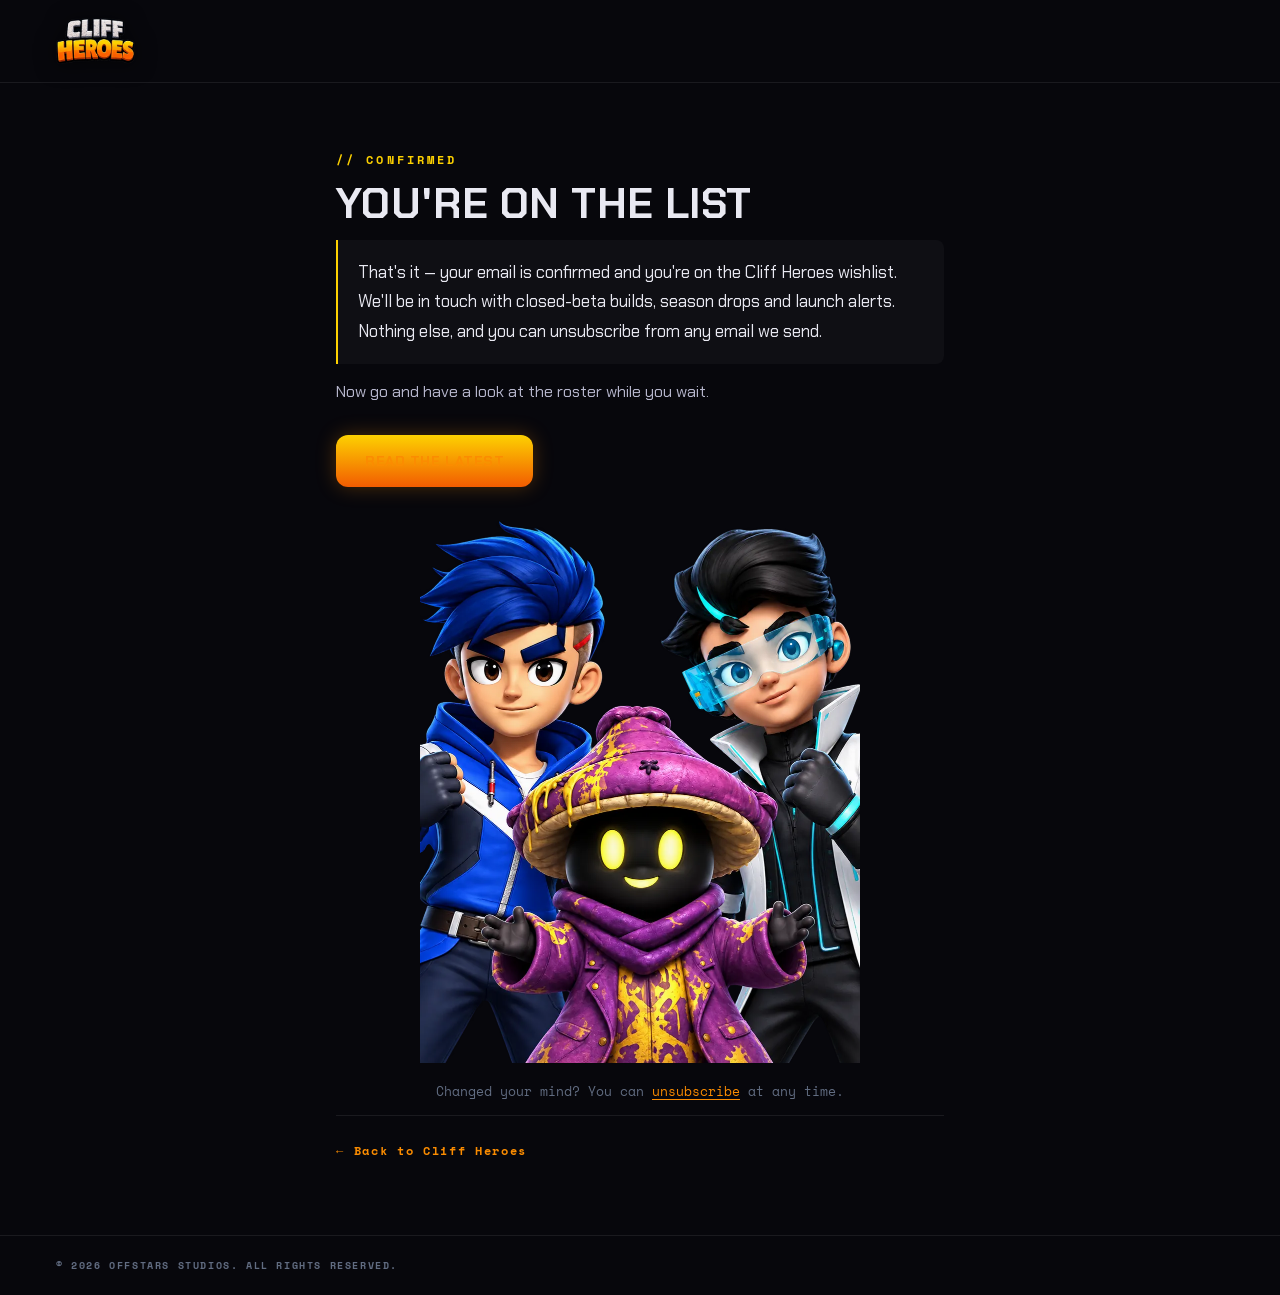
<file: confirmed.html>
<!DOCTYPE html>
<html lang="en">
<head>
  <meta charset="utf-8">
  <meta name="viewport" content="width=device-width, initial-scale=1">
  <title>You're on the list - Cliff Heroes</title>
  <meta name="description" content="Your Cliff Heroes wishlist subscription is confirmed.">
  <!-- Reached only from a link in a confirmation email; nothing here belongs
       in search results, and it must never outrank the landing page. -->
  <meta name="robots" content="noindex, follow">

  <link rel="icon" href="/favicon.ico" sizes="48x48">
  <!-- 96px: Google requires a square favicon that is a multiple of 48px,
       and picks the closest available. The .ico now genuinely contains a
       48px frame as well; it previously claimed 48 but held only 32. -->
  <link rel="icon" href="/assets/icon-96.png" type="image/png" sizes="96x96">
  <link rel="icon" href="/assets/icon-192.png" type="image/png" sizes="192x192">
  <link rel="apple-touch-icon" href="/assets/apple-touch-icon.png">

  <link rel="preload" href="/assets/fonts/chakra-petch-700-latin.woff2" as="font" type="font/woff2" crossorigin>
  <link rel="stylesheet" href="/css/fonts.css?v=1">
  <link rel="stylesheet" href="/css/styles.css?v=30">
</head>
<body class="legal-page">

  <header class="legal__nav">
    <a class="nav__brand" href="/" aria-label="Cliff Heroes home">
      <img class="nav__logo" src="/assets/logo.webp" alt="Cliff Heroes" width="480" height="279">
    </a>
  </header>

  <main class="legal confirmed">
    <p class="kicker kicker--accent">// CONFIRMED</p>
    <h1 class="legal__title">YOU'RE ON THE LIST</h1>

    <p class="legal__lede">
      That's it — your email is confirmed and you're on the Cliff Heroes wishlist.
      We'll be in touch with closed-beta builds, season drops and launch alerts.
      Nothing else, and you can unsubscribe from any email we send.
    </p>

    <p>
      Now go and have a look at the roster while you wait.
    </p>

    <p class="confirmed__actions">
      <a class="btn btn--primary" href="/#news" data-hover-btn>READ THE LATEST</a>
    </p>

    <img class="confirmed__art" src="/assets/heroes.webp"
         alt="Cliff, Pedro and Guy" width="880" height="1083" loading="lazy">

    <p class="confirmed__optout">
      Changed your mind? You can <a href="/unsubscribe">unsubscribe</a> at any time.
    </p>

    <p class="legal__back"><a href="/">&larr; Back to Cliff Heroes</a></p>
  </main>

  <footer class="legal__footer">
    <div class="wrap">
      <span>&copy; 2026 OFFSTARS STUDIOS. ALL RIGHTS RESERVED.</span>
    </div>
  </footer>

</body>
</html>
</file>
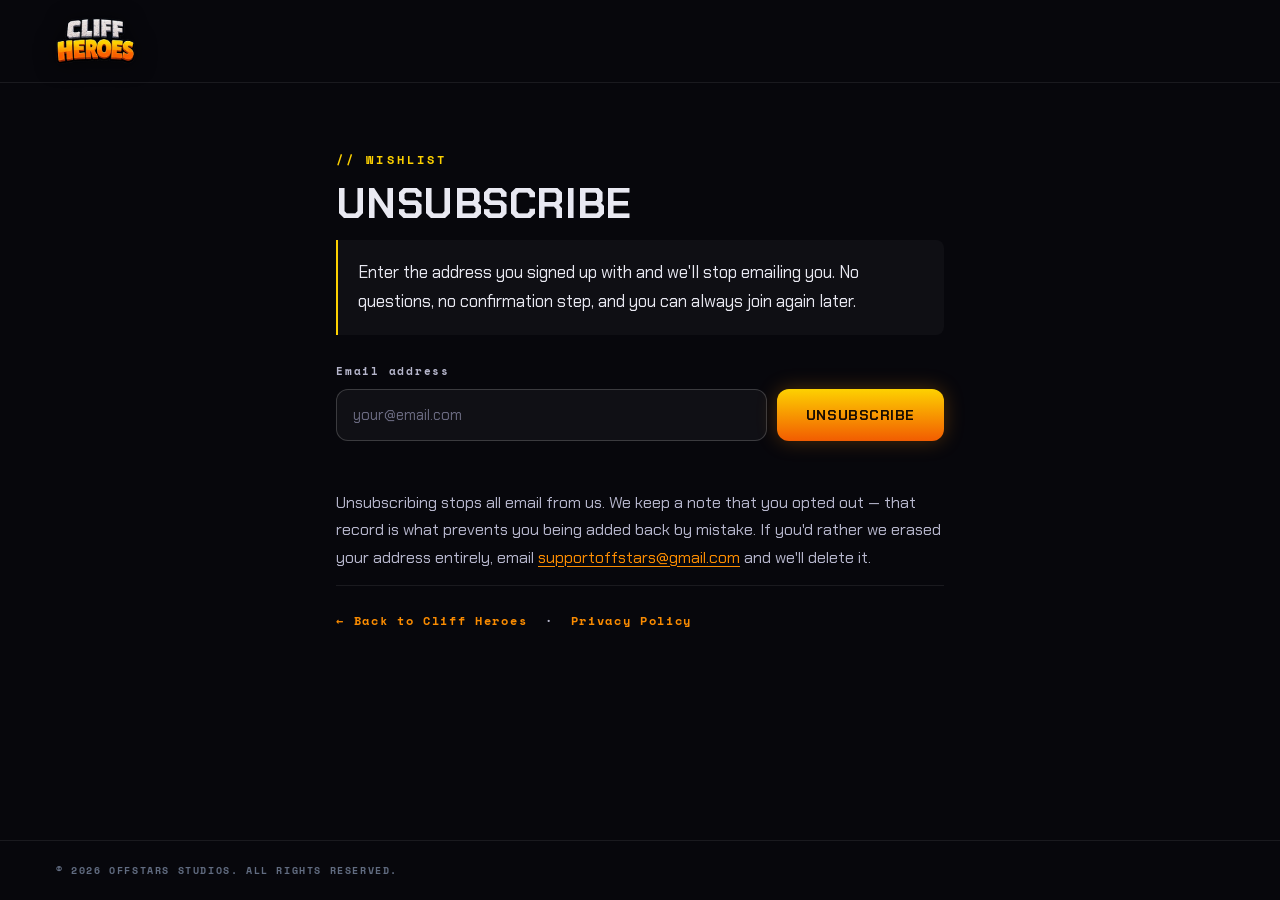
<file: unsubscribe.html>
<!DOCTYPE html>
<html lang="en">
<head>
  <meta charset="utf-8">
  <meta name="viewport" content="width=device-width, initial-scale=1">
  <title>Unsubscribe - Cliff Heroes</title>
  <meta name="description" content="Remove your email address from the Cliff Heroes wishlist.">
  <!-- Reached from an email or a footer link; nothing here belongs in search
       results, and it must never outrank the landing page. -->
  <meta name="robots" content="noindex, follow">

  <link rel="icon" href="/favicon.ico" sizes="48x48">
  <!-- 96px: Google requires a square favicon that is a multiple of 48px,
       and picks the closest available. The .ico now genuinely contains a
       48px frame as well; it previously claimed 48 but held only 32. -->
  <link rel="icon" href="/assets/icon-96.png" type="image/png" sizes="96x96">
  <link rel="icon" href="/assets/icon-192.png" type="image/png" sizes="192x192">
  <link rel="apple-touch-icon" href="/assets/apple-touch-icon.png">

  <link rel="preload" href="/assets/fonts/chakra-petch-700-latin.woff2" as="font" type="font/woff2" crossorigin>
  <link rel="stylesheet" href="/css/fonts.css?v=1">
  <link rel="stylesheet" href="/css/styles.css?v=30">
</head>
<body class="legal-page">

  <header class="legal__nav">
    <a class="nav__brand" href="/" aria-label="Cliff Heroes home">
      <img class="nav__logo" src="/assets/logo.webp" alt="Cliff Heroes" width="480" height="279">
    </a>
  </header>

  <main class="legal">
    <p class="kicker kicker--accent">// WISHLIST</p>
    <h1 class="legal__title">UNSUBSCRIBE</h1>

    <p class="legal__lede">
      Enter the address you signed up with and we'll stop emailing you. No
      questions, no confirmation step, and you can always join again later.
    </p>

    <form class="unsub__form" novalidate>
      <label class="unsub__label" for="unsub-email">Email address</label>
      <input class="unsub__input" id="unsub-email" type="email" name="email"
             placeholder="your@email.com" autocomplete="email" required>
      <button class="btn btn--primary unsub__submit" type="submit" data-hover-btn>UNSUBSCRIBE</button>
    </form>
    <p class="unsub__note" role="status"></p>

    <p>
      Unsubscribing stops all email from us. We keep a note that you opted out —
      that record is what prevents you being added back by mistake. If you'd
      rather we erased your address entirely, email
      <a href="mailto:supportoffstars@gmail.com">supportoffstars@gmail.com</a>
      and we'll delete it.
    </p>

    <p class="legal__back">
      <a href="/">&larr; Back to Cliff Heroes</a> &nbsp;&middot;&nbsp;
      <a href="/privacy">Privacy Policy</a>
    </p>
  </main>

  <footer class="legal__footer">
    <div class="wrap">
      <span>&copy; 2026 OFFSTARS STUDIOS. ALL RIGHTS RESERVED.</span>
    </div>
  </footer>

  <script src="/js/unsubscribe.js?v=1"></script>
</body>
</html>
</file>
<file: css/fonts.css>
/* ============================================================
   Self-hosted webfonts

   Previously pulled from fonts.googleapis.com, which handed every
   visitor's IP to Google before they had consented to anything. These
   are the same files Google serves, copied locally: both families are
   SIL Open Font Licensed, so redistribution is permitted.

   Latin subsets only -- Chakra Petch also ships Thai and Vietnamese,
   which this site has no use for. unicode-range is preserved, so a
   browser still only downloads the subset it actually needs.
   ============================================================ */

/* Chakra Petch 400 - latin-ext */
@font-face {
  font-family: 'Chakra Petch';
  font-style: normal;
  font-weight: 400;
  font-display: swap;
  src: url('/assets/fonts/chakra-petch-400-latin-ext.woff2') format('woff2');
  unicode-range: U+0100-02BA, U+02BD-02C5, U+02C7-02CC, U+02CE-02D7, U+02DD-02FF, U+0304, U+0308, U+0329, U+1D00-1DBF, U+1E00-1E9F, U+1EF2-1EFF, U+2020, U+20A0-20AB, U+20AD-20C0, U+2113, U+2C60-2C7F, U+A720-A7FF;
}

/* Chakra Petch 400 - latin */
@font-face {
  font-family: 'Chakra Petch';
  font-style: normal;
  font-weight: 400;
  font-display: swap;
  src: url('/assets/fonts/chakra-petch-400-latin.woff2') format('woff2');
  unicode-range: U+0000-00FF, U+0131, U+0152-0153, U+02BB-02BC, U+02C6, U+02DA, U+02DC, U+0304, U+0308, U+0329, U+2000-206F, U+20AC, U+2122, U+2191, U+2193, U+2212, U+2215, U+FEFF, U+FFFD;
}

/* Chakra Petch 500 - latin-ext */
@font-face {
  font-family: 'Chakra Petch';
  font-style: normal;
  font-weight: 500;
  font-display: swap;
  src: url('/assets/fonts/chakra-petch-500-latin-ext.woff2') format('woff2');
  unicode-range: U+0100-02BA, U+02BD-02C5, U+02C7-02CC, U+02CE-02D7, U+02DD-02FF, U+0304, U+0308, U+0329, U+1D00-1DBF, U+1E00-1E9F, U+1EF2-1EFF, U+2020, U+20A0-20AB, U+20AD-20C0, U+2113, U+2C60-2C7F, U+A720-A7FF;
}

/* Chakra Petch 500 - latin */
@font-face {
  font-family: 'Chakra Petch';
  font-style: normal;
  font-weight: 500;
  font-display: swap;
  src: url('/assets/fonts/chakra-petch-500-latin.woff2') format('woff2');
  unicode-range: U+0000-00FF, U+0131, U+0152-0153, U+02BB-02BC, U+02C6, U+02DA, U+02DC, U+0304, U+0308, U+0329, U+2000-206F, U+20AC, U+2122, U+2191, U+2193, U+2212, U+2215, U+FEFF, U+FFFD;
}

/* Chakra Petch 600 - latin-ext */
@font-face {
  font-family: 'Chakra Petch';
  font-style: normal;
  font-weight: 600;
  font-display: swap;
  src: url('/assets/fonts/chakra-petch-600-latin-ext.woff2') format('woff2');
  unicode-range: U+0100-02BA, U+02BD-02C5, U+02C7-02CC, U+02CE-02D7, U+02DD-02FF, U+0304, U+0308, U+0329, U+1D00-1DBF, U+1E00-1E9F, U+1EF2-1EFF, U+2020, U+20A0-20AB, U+20AD-20C0, U+2113, U+2C60-2C7F, U+A720-A7FF;
}

/* Chakra Petch 600 - latin */
@font-face {
  font-family: 'Chakra Petch';
  font-style: normal;
  font-weight: 600;
  font-display: swap;
  src: url('/assets/fonts/chakra-petch-600-latin.woff2') format('woff2');
  unicode-range: U+0000-00FF, U+0131, U+0152-0153, U+02BB-02BC, U+02C6, U+02DA, U+02DC, U+0304, U+0308, U+0329, U+2000-206F, U+20AC, U+2122, U+2191, U+2193, U+2212, U+2215, U+FEFF, U+FFFD;
}

/* Chakra Petch 700 - latin-ext */
@font-face {
  font-family: 'Chakra Petch';
  font-style: normal;
  font-weight: 700;
  font-display: swap;
  src: url('/assets/fonts/chakra-petch-700-latin-ext.woff2') format('woff2');
  unicode-range: U+0100-02BA, U+02BD-02C5, U+02C7-02CC, U+02CE-02D7, U+02DD-02FF, U+0304, U+0308, U+0329, U+1D00-1DBF, U+1E00-1E9F, U+1EF2-1EFF, U+2020, U+20A0-20AB, U+20AD-20C0, U+2113, U+2C60-2C7F, U+A720-A7FF;
}

/* Chakra Petch 700 - latin */
@font-face {
  font-family: 'Chakra Petch';
  font-style: normal;
  font-weight: 700;
  font-display: swap;
  src: url('/assets/fonts/chakra-petch-700-latin.woff2') format('woff2');
  unicode-range: U+0000-00FF, U+0131, U+0152-0153, U+02BB-02BC, U+02C6, U+02DA, U+02DC, U+0304, U+0308, U+0329, U+2000-206F, U+20AC, U+2122, U+2191, U+2193, U+2212, U+2215, U+FEFF, U+FFFD;
}

/* Space Mono 400 - latin-ext */
@font-face {
  font-family: 'Space Mono';
  font-style: normal;
  font-weight: 400;
  font-display: swap;
  src: url('/assets/fonts/space-mono-400-latin-ext.woff2') format('woff2');
  unicode-range: U+0100-02BA, U+02BD-02C5, U+02C7-02CC, U+02CE-02D7, U+02DD-02FF, U+0304, U+0308, U+0329, U+1D00-1DBF, U+1E00-1E9F, U+1EF2-1EFF, U+2020, U+20A0-20AB, U+20AD-20C0, U+2113, U+2C60-2C7F, U+A720-A7FF;
}

/* Space Mono 400 - latin */
@font-face {
  font-family: 'Space Mono';
  font-style: normal;
  font-weight: 400;
  font-display: swap;
  src: url('/assets/fonts/space-mono-400-latin.woff2') format('woff2');
  unicode-range: U+0000-00FF, U+0131, U+0152-0153, U+02BB-02BC, U+02C6, U+02DA, U+02DC, U+0304, U+0308, U+0329, U+2000-206F, U+20AC, U+2122, U+2191, U+2193, U+2212, U+2215, U+FEFF, U+FFFD;
}

/* Space Mono 700 - latin-ext */
@font-face {
  font-family: 'Space Mono';
  font-style: normal;
  font-weight: 700;
  font-display: swap;
  src: url('/assets/fonts/space-mono-700-latin-ext.woff2') format('woff2');
  unicode-range: U+0100-02BA, U+02BD-02C5, U+02C7-02CC, U+02CE-02D7, U+02DD-02FF, U+0304, U+0308, U+0329, U+1D00-1DBF, U+1E00-1E9F, U+1EF2-1EFF, U+2020, U+20A0-20AB, U+20AD-20C0, U+2113, U+2C60-2C7F, U+A720-A7FF;
}

/* Space Mono 700 - latin */
@font-face {
  font-family: 'Space Mono';
  font-style: normal;
  font-weight: 700;
  font-display: swap;
  src: url('/assets/fonts/space-mono-700-latin.woff2') format('woff2');
  unicode-range: U+0000-00FF, U+0131, U+0152-0153, U+02BB-02BC, U+02C6, U+02DA, U+02DC, U+0304, U+0308, U+0329, U+2000-206F, U+20AC, U+2122, U+2191, U+2193, U+2212, U+2215, U+FEFF, U+FFFD;
}
</file>
<file: css/styles.css>
/* ============================================================
   The Ascenders — Landing Page
   Neon-noir aesthetic. Recreated from the design handoff.
   ============================================================ */

:root {
  --bg-noir:      #07070c;
  --teal:         #2ff5e0;
  /* Primary accent: sampled from the "HEROES" lettering in the logo */
  --primary:      #fb8c01;        /* representative solid (mid of the gradient) */
  --primary-hover:#e06a01;
  --primary-glow: 251, 140, 1;    /* rgb triplet for rgba() glows */
  --primary-top:  #fdd101;        /* logo gradient: golden yellow */
  --primary-bot:  #f25c01;        /* logo gradient: deep orange */
  --primary-top-h:#fdc501;
  --primary-bot-h:#dd4f01;
  /* logo yellow, used for accents outside the buttons */
  --yellow:       #fdd101;
  --yellow-glow:  253, 209, 1;
  --gold:         #ffc23d;
  --text-light:   #e9e9f2;
  --text-mut:     #b6b6cc;
  --ink:          #16223a;   /* dark headings on light cards */
  --ink-soft:     #48536b;
  --ink-faint:    #616c81;
  --frame-a:      #435a73;
  --frame-b:      #435b74;

  --font-display: 'Chakra Petch', sans-serif;
  --font-mono:    'Space Mono', monospace;

  --wrap-max:     1440px;
  --pad-x:        56px;
}

* { box-sizing: border-box; }

html { scroll-behavior: smooth; }

body {
  margin: 0;
  font-family: var(--font-display);
  color: var(--text-light);
  background: linear-gradient(180deg, var(--frame-a), var(--frame-b));
  -webkit-font-smoothing: antialiased;
  overflow-x: hidden;
}

::selection { background: var(--primary); color: #fff; }

img, video { display: block; }

a { color: inherit; text-decoration: none; }

.wrap {
  max-width: var(--wrap-max);
  margin: 0 auto;
  padding-left: var(--pad-x);
  padding-right: var(--pad-x);
}

/* ---------- shared bits ---------- */
.kicker {
  margin: 0;
  font: 700 12px var(--font-mono);
  letter-spacing: .26em;
}
.kicker--accent { color: var(--yellow); }

.brand-mark {
  width: 0; height: 0;
  border-left: 9px solid transparent;
  border-right: 9px solid transparent;
  border-bottom: 15px solid var(--yellow);
  filter: drop-shadow(0 0 6px rgba(var(--yellow-glow), .7));
}
.brand-name {
  font: 700 19px var(--font-display);
  letter-spacing: .2em;
  color: #fff;
}

.section-title {
  margin: 0;
  font: 700 clamp(30px, 3.4vw, 42px)/1.0 var(--font-display);
  letter-spacing: .01em;
}
.section-title--dark  { color: var(--ink); }
.section-title--light { color: #fff; }

/* ---------- buttons ---------- */
.btn {
  display: inline-flex;
  align-items: center;
  gap: 8px;
  border-radius: 12px;
  font: 700 14px var(--font-display);
  letter-spacing: .04em;
  cursor: pointer;
  border: 1px solid transparent;
  white-space: nowrap;
  transition: outline-color .15s ease, transform .15s ease;
}
[data-hover-btn] { outline: 2px solid transparent; outline-offset: 3px; }
[data-hover-btn]:hover { outline-color: #fff; }

.btn--primary {
  /* flat brand gradient lifted straight from the logo's HEROES lettering.
     origin/repeat are pinned so the 1px transparent border on .btn doesn't
     fall outside the gradient box and wrap to the opposite end colour. */
  background-image: linear-gradient(180deg, var(--primary-top), var(--primary-bot));
  background-origin: border-box;
  background-repeat: no-repeat;
  color: #1a0d00;
  padding: 16px 28px;
  box-shadow: 0 0 20px rgba(var(--primary-glow), .28);
  transition: background .15s ease, box-shadow .15s ease, outline-color .15s ease, transform .15s ease;
}
.btn--primary:hover {
  /* background-image (not the `background` shorthand) so background-origin
     stays border-box and the 1px border edge keeps matching the gradient */
  background-image: linear-gradient(180deg, var(--primary-top-h), var(--primary-bot-h));
  box-shadow: 0 0 24px rgba(var(--primary-glow), .38);
}
.btn--ghost {
  border-color: var(--teal);
  color: var(--teal);
  padding: 16px 26px;
  background: transparent;
}
.btn--wishlist-outline {
  border-color: var(--primary);
  color: var(--primary);
  padding: 9px 18px;
  font: 700 11px var(--font-mono);
  letter-spacing: .16em;
  transition: border-color .15s ease, color .15s ease, outline-color .15s ease;
}
.btn--wishlist-outline:hover {
  border-color: var(--primary-hover);
  color: var(--primary-hover);
}
.btn--updates {
  display: none; /* mobile-only list button; shown < 900px */
  justify-content: center;
  width: 100%;
  margin-top: 20px;
  padding: 13px;
  border-color: rgba(255,255,255,.55);
  color: #fff;
  font: 700 11px var(--font-mono);
  letter-spacing: .14em;
}

/* ============================================================
   HERO + NAV
   ============================================================ */
.hero {
  position: relative;
  min-height: 794px;
  overflow: hidden;
  z-index: 5;
  box-shadow: 0 22px 30px -4px rgba(0,0,0,.6);
}
.hero__video {
  position: absolute; inset: 0;
  width: 100%; height: 100%;
  object-fit: cover; object-position: center;
  z-index: 0;
}
.hero__scrim { position: absolute; inset: 0; z-index: 1; pointer-events: none; }
.hero__scrim--corner {
  background: linear-gradient(to top right, rgba(7,7,12,.96) 0%, rgba(7,7,12,.6) 40%, rgba(7,7,12,.1) 70%);
}
.hero__scrim--top {
  background: linear-gradient(to bottom, rgba(7,7,12,.72) 0%, transparent 20%);
}

/* nav */
.nav {
  position: relative;
  z-index: 3;
  display: flex;
  align-items: center;
  justify-content: space-between;
  flex-wrap: wrap;
  gap: 14px;
  min-height: 74px;
  padding: 13px var(--pad-x);
  border-bottom: 1px solid rgba(255,255,255,.1);
  max-width: var(--wrap-max);
  margin: 0 auto;
}
.nav__brand { display: flex; align-items: center; gap: 11px; }
.nav__logo {
  height: 46px;
  width: auto;
  object-fit: contain;
  /* lifts the logo off the video without a hard box */
  filter: drop-shadow(0 2px 10px rgba(0,0,0,.55));
}
.nav__links {
  display: flex;
  align-items: center;
  gap: 36px;
  margin: 0; padding: 0;
  list-style: none;
  font: 700 11px var(--font-mono);
  letter-spacing: .18em;
  color: #9a9ab2;
}
.nav__links a { transition: color .15s ease; }
.nav__links a:hover { color: #fff; }

.nav__burger {
  display: none;
  width: 44px; height: 44px;      /* touch minimum; bars stay 20px */
  margin-right: -11px;            /* keeps the glyph optically on the edge */
  flex-direction: column;
  align-items: center;
  justify-content: center;
  gap: 4px;
  background: none;
  border: 0;
  padding: 0;
  cursor: pointer;
}
.nav__burger span {
  width: 20px; height: 2px;
  background: #d4d4e2;
  border-radius: 1px;
  transition: transform .25s ease, opacity .18s ease, background-color .18s ease;
}
/* Open state folds the three bars into an X. Bars sit 6px either side of
   centre (2px tall, 4px gap), so 6px of travel meets in the middle. */
.nav__burger[aria-expanded="true"] span { background: #fff; }
.nav__burger[aria-expanded="true"] span:nth-child(1) { transform: translateY(6px) rotate(45deg); }
.nav__burger[aria-expanded="true"] span:nth-child(2) { opacity: 0; transform: scaleX(.3); }
.nav__burger[aria-expanded="true"] span:nth-child(3) { transform: translateY(-6px) rotate(-45deg); }

.mobile-menu[hidden] { display: none; }
/* Opens by animating grid-template-rows 0fr -> 1fr, which resolves to the
   content's own height, so the reveal stays exact if the menu ever gains a
   link. The row must own the height alone: block padding on __inner cannot
   shrink below itself and would leave a strip showing when collapsed, so the
   vertical rhythm is carried by child margins instead. */
.mobile-menu {
  position: relative;
  z-index: 3;
  display: grid;
  grid-template-rows: 0fr;
  background: rgba(7,7,12,.92);
  border-bottom: 1px solid rgba(255,255,255,.1);
  transition: grid-template-rows .34s cubic-bezier(.32,.72,0,1);
}
.mobile-menu.is-open { grid-template-rows: 1fr; }
.mobile-menu__inner {
  min-height: 0;
  overflow: hidden;
  display: flex;
  flex-direction: column;
  gap: 4px;
  padding-inline: var(--pad-x);
}
.mobile-menu__inner > :first-child { margin-top: 10px; }
/* Items rise in behind the panel, staggered, so the reveal reads as one
   motion rather than a box that snaps open. Closing drops the delays so
   everything leaves together. */
.mobile-menu__inner > * {
  opacity: 0;
  transform: translateY(-6px);
  transition: opacity .2s ease, transform .2s ease;
}
.mobile-menu.is-open .mobile-menu__inner > * {
  opacity: 1;
  transform: none;
  transition-duration: .28s;
}
.mobile-menu.is-open .mobile-menu__inner > :nth-child(1) { transition-delay: .05s; }
.mobile-menu.is-open .mobile-menu__inner > :nth-child(2) { transition-delay: .09s; }
.mobile-menu.is-open .mobile-menu__inner > :nth-child(3) { transition-delay: .13s; }
.mobile-menu.is-open .mobile-menu__inner > :nth-child(4) { transition-delay: .17s; }
.mobile-menu.is-open .mobile-menu__inner > :nth-child(5) { transition-delay: .21s; }
/* :not(.btn) matters: this rule outranks .btn--wishlist-outline, so without
   it the CTA loses its horizontal padding and renders cramped. */
.mobile-menu a:not(.btn) {
  font: 700 12px var(--font-mono);
  letter-spacing: .18em;
  color: #cfcfe0;
  padding: 12px 0;
}
.mobile-menu .btn {
  align-self: stretch;      /* full-width CTA reads as deliberate */
  justify-content: center;
  margin-top: 12px;
  margin-bottom: 18px;      /* stands in for the panel's old bottom padding */
}

/* hero content */
.hero__content {
  position: absolute;
  left: var(--pad-x);
  bottom: 52px;
  max-width: 660px;
  z-index: 2;
}
.hero__content .kicker { margin-bottom: 18px; }
.hero__title {
  margin: 0;
  font: 700 clamp(48px, 6.2vw, 86px)/0.92 var(--font-display);
  letter-spacing: .01em;
  color: #fff;
  /* subtle warm halo + a soft dark shadow to keep the type legible on video */
  text-shadow: 0 0 38px rgba(var(--yellow-glow), .18), 0 2px 16px rgba(7,7,12,.5);
}
.hero__lede {
  margin: 20px 0 0;
  max-width: 440px;
  font: 400 16px/1.55 var(--font-display);
  color: var(--text-mut);
}
.hero__cta {
  margin-top: 30px;
  display: inline-block;
  min-width: 400px;
  backdrop-filter: blur(8px);
  border: 1px solid rgba(255,255,255,.13);
  padding: 18px 18px 16px;
}
.hero__cta-buttons { display: flex; gap: 12px; flex-wrap: wrap; }
/* single CTA fills the width of its framed container */
.hero__cta-buttons .btn { flex: 1; justify-content: center; }
.hero__cta-meta {
  margin: 13px 0 0;
  font: 400 11px var(--font-mono);
  letter-spacing: .1em;
  color: #8a8aa2;
}

/* ============================================================
   BLUE-SKY PLATE
   ============================================================ */
.plate {
  position: relative;
  z-index: 2;
  background:
    linear-gradient(rgba(7,14,26,.55), rgba(7,14,26,.55)),
    url('../assets/section-bg.webp') center top / 100% 100% no-repeat;
}
.section--texture-grey {
  background: url('../assets/texture-grey.webp') center / cover no-repeat;
}
.section--texture-blue {
  background:
    /* Dark noir wash: pulls the bright blue plate toward the page's #07070c base */
    linear-gradient(rgba(9,12,26,.66), rgba(7,9,18,.86)),
    url('../assets/texture-blue.webp') center / cover no-repeat;
}

/* ---------- FEATURES ---------- */
.features {
  position: relative;
  z-index: 4;
  padding: 84px 0;
  box-shadow: 0 24px 30px -8px rgba(0,0,0,.55);
}
.features__grid {
  display: grid;
  grid-template-columns: repeat(auto-fit, minmax(300px, 1fr));
  gap: 28px;
  margin-top: 44px;
}
.feature-card {
  border: 1px solid rgba(20,32,54,.10);
  border-radius: 22px;
  overflow: hidden;
  background: linear-gradient(180deg, #eceef0, #d6d7da);
  box-shadow: 0 26px 48px -16px rgba(15,23,42,.5);
}
.feature-card__media {
  position: relative;
  height: 320px;
  overflow: hidden;
  cursor: pointer;
  background: #e8e8ee;
}
.feature-card__media--teal {
  background: radial-gradient(circle at 50% 55%, rgba(47,245,224,.16), transparent 62%), #e8e8ee;
}
.feature-card__media--pink {
  background: radial-gradient(circle at 50% 55%, rgba(var(--primary-glow),.18), transparent 62%), #e8e8ee;
}
.feature-card__img {
  position: absolute; inset: 0;
  width: 100%; height: 100%;
  object-fit: cover;
  object-position: center 22%;
}
.feature-card__media--pink .feature-card__img { object-position: center 18%; }
.feature-card__video {
  position: absolute; inset: 0;
  width: 100%; height: 100%;
  object-fit: cover;
  opacity: 0;
  transition: opacity .25s ease;
  z-index: 1;
  pointer-events: none;
}
.feature-card__body { padding: 30px 30px 34px; }
.feature-card__body h3 {
  margin: 0;
  font: 700 27px var(--font-display);
  color: var(--ink);
}
.feature-card__body p {
  margin: 13px 0 0;
  font: 400 15px/1.6 var(--font-display);
  color: var(--ink-soft);
}
.learn-more {
  margin-top: 20px !important;
  font: 700 12px var(--font-mono) !important;
  letter-spacing: .14em;
  color: var(--ink-faint) !important;
}
/* The card opens its article; this button carries keyboard access while the
   whole card handles pointer clicks (see main.js). */
.feature-card { cursor: pointer; }
.feature-card__link {
  margin: 0; padding: 0; border: 0;
  background: none;
  font: inherit;
  letter-spacing: inherit;
  color: inherit;
  cursor: pointer;
}
.feature-card__link:focus { outline: none; }
.feature-card__link:focus-visible { outline: 2px solid var(--ink); outline-offset: 3px; }
@supports selector(:has(*)) {
  .feature-card__link:focus-visible { outline: none; }
  .feature-card:has(.feature-card__link:focus-visible) { outline: 2px solid #fff; outline-offset: 3px; }
}

.tag {
  position: absolute;
  top: 14px; left: 14px;
  z-index: 2;
  font: 700 10px var(--font-mono);
  letter-spacing: .18em;
  color: #0a0a12;
  padding: 5px 9px;
}
.tag--teal { background: var(--teal); }
.tag--pink { background: var(--primary); }

/* ---------- NEWS ---------- */
.news {
  position: relative;
  z-index: 3;
  padding: 72px 0 84px;
  box-shadow: 0 24px 30px -8px rgba(0,0,0,.55);
}
.news__head {
  display: flex;
  align-items: flex-end;
  justify-content: space-between;
  gap: 24px;
}
.news__all {
  font: 700 12px var(--font-mono);
  letter-spacing: .16em;
  color: #fff;
  border-bottom: 1px solid rgba(255,255,255,.55);
  padding-bottom: 4px;
}
.news__grid {
  display: grid;
  grid-template-columns: repeat(auto-fit, minmax(230px, 1fr));
  gap: 24px;
  margin-top: 40px;
}
.news-card {
  background: linear-gradient(180deg, #2f97fd, #1e80e8);
  border: 1px solid rgba(255,255,255,.18);
  border-radius: 18px;
  overflow: hidden;
  box-shadow: 0 22px 40px -16px rgba(0,0,0,.6);
  position: relative;   /* anchors the stretched link below */
  cursor: pointer;
}
/* The title button is the real control; ::after stretches its hit area over
   the whole card, so the card is clickable while the markup stays valid and
   the <h4> heading (and its accessible name) is preserved. */
.news-card__link {
  margin: 0;
  padding: 0;
  border: 0;
  background: none;
  font: inherit;
  color: inherit;
  text-align: left;
  cursor: pointer;
}
.news-card__link::after {
  content: "";
  position: absolute;
  inset: 0;
  z-index: 1;
}
/* Keyboard-only focus ring. :focus-within would also match when focus is
   restored to the card after closing the overlay, leaving a stuck outline. */
.news-card__link:focus { outline: none; }
.news-card__link:focus-visible { outline: 2px solid #fff; outline-offset: 3px; }
/* Where :has() is supported, lift the ring to the whole card. */
@supports selector(:has(*)) {
  .news-card__link:focus-visible { outline: none; }
  .news-card:has(.news-card__link:focus-visible) { outline: 2px solid #fff; outline-offset: 3px; }
}
.news-card__thumb {
  height: 172px;
  display: flex;
  align-items: center;
  justify-content: center;
  background: repeating-linear-gradient(135deg, #1c3554, #1c3554 9px, #122843 9px, #122843 18px);
  font: 700 10px var(--font-mono);
  letter-spacing: .16em;
  color: #5a5a72;
}
/* Thumb carrying real art instead of the striped placeholder.
   The art's own blue background sits right against the blue card, so a soft
   shadow casts onto the body to separate the two. */
.news-card__thumb--image {
  padding: 0;
  background: #0a0f1c;
  position: relative;
  z-index: 1;
  box-shadow: 0 7px 12px -7px rgba(4, 10, 24, .6);
}
.news-card__thumb--image img {
  width: 100%; height: 100%;
  object-fit: cover;
  display: block;
}
/* The Coming Soon banner carries the logo along its top edge, and the card is
   wider than 16:9, so a centred crop slices straight through it. Anchor to the
   top instead; the cost is Pedro's lower body, which the strip never fit. */
.news-card__thumb--top img { object-position: center top; }

.news-card__body { padding: 22px 22px 26px; }
.news-card__meta {
  margin: 0;
  font: 700 10px var(--font-mono);
  letter-spacing: .14em;
}
.news-card__meta--pink { color: var(--primary); }
.news-card__meta--teal { color: var(--teal); }
.news-card__meta--gold { color: var(--gold); }
.news-card__body h4 {
  margin: 11px 0 0;
  font: 700 18px/1.25 var(--font-display);
  color: #fff;
}
.news-card__excerpt {
  margin: 10px 0 0;
  font: 400 13px/1.55 var(--font-display);
  color: rgba(255,255,255,.85);
}
/* Click affordance on news cards. The whole card is already clickable via
   .news-card__link::after (a stretched link), but nothing said so -- on mobile
   especially, where the excerpt is hidden and only a title showed. Purely
   decorative: making it a second button would nest an interactive element
   inside the stretched link and double-fire the overlay. */
.news-card__more {
  display: flex;
  align-items: center;
  gap: 7px;
  margin: 14px 0 0;
  font: 700 11px var(--font-mono);
  letter-spacing: .14em;
  color: rgba(255,255,255,.72);
  transition: color .15s ease;
}
.news-card__more span { transition: transform .15s ease; }
.news-card:hover .news-card__more { color: #fff; }
.news-card:hover .news-card__more span { transform: translateX(3px); }

/* ---------- WISHLIST BAND ---------- */
.wishlist {
  position: relative;
  z-index: 2;
  padding: 92px var(--pad-x);
  text-align: center;
  overflow: hidden;
  box-shadow: 0 24px 30px -8px rgba(0,0,0,.6);
}
.wishlist__video {
  position: absolute; inset: 0;
  width: 100%; height: 100%;
  object-fit: cover;
  z-index: 0;
  pointer-events: none;
}
.wishlist__scrim {
  position: absolute; inset: 0;
  background: linear-gradient(180deg, rgba(7,7,12,.55), rgba(7,7,12,.78));
  z-index: 1;
  pointer-events: none;
}
.wishlist__inner { position: relative; z-index: 2; padding: 0; }
.wishlist__title {
  margin: 16px auto 0;
  max-width: 760px;
  font: 700 54px/1.02 var(--font-display);
  color: #fff;
  text-shadow: 0 0 36px rgba(var(--primary-glow),.3);
}
.wishlist__lede {
  margin: 18px auto 0;
  max-width: 480px;
  font: 400 16px/1.55 var(--font-display);
  color: #fff;
}
.wishlist__form {
  margin: 30px auto 0;
  display: flex;
  gap: 12px;
  justify-content: center;
  max-width: 520px;
}
.wishlist__input {
  flex: 1;
  min-width: 0;
  border: 1px solid rgba(255,255,255,.2);
  background: rgba(255,255,255,.03);
  padding: 16px 18px;
  border-radius: 12px;
  text-align: left;
  font: 400 14px var(--font-mono);
  color: #fff;
}
.wishlist__input::placeholder { color: rgba(255,255,255,.85); }
.wishlist__input:focus {
  outline: 2px solid var(--teal);
  outline-offset: 2px;
}
.wishlist__submit { padding: 16px 30px; }
.wishlist__submit[disabled] { opacity: .65; cursor: wait; }
/* honeypot field: removed from every human interaction path */
.wishlist__hp {
  position: absolute;
  left: -9999px;
  width: 1px; height: 1px;
  opacity: 0;
  pointer-events: none;
}
.wishlist__note {
  margin-top: 16px;
  font: 400 11px var(--font-mono);
  letter-spacing: .1em;
  color: #7a7a92;
}
.wishlist__note--ok { color: var(--teal); }
.wishlist__note--err { color: var(--primary); }

/* ============================================================
   FOOTER
   ============================================================ */
.footer {
  position: relative;
  z-index: 1;
  border-top: 1px solid rgba(255,255,255,.07);
  padding: 48px 0 30px;
}
.footer__top {
  display: flex;
  justify-content: space-between;
  flex-wrap: wrap;
  gap: 48px;
}
.footer__brand { max-width: 280px; }
.footer__logo { display: flex; align-items: center; gap: 10px; }
.footer__logo .brand-mark {
  border-left-width: 8px; border-right-width: 8px; border-bottom-width: 13px;
  filter: none;
}
.footer__logo .brand-name { font-size: 16px; letter-spacing: .18em; }
.footer__blurb {
  margin: 16px 0 0;
  font: 400 13px/1.6 var(--font-display);
  color: rgba(255,255,255,.82);
}
.footer__socials {
  display: flex;
  gap: 9px;
  margin-top: 18px;
  font: 700 10px var(--font-mono);
  letter-spacing: .1em;
  color: #fff;
}
.footer__socials a {
  border: 1px solid rgba(255,255,255,.16);
  padding: 7px 10px;
  transition: border-color .15s ease;
}
.footer__socials a:hover { border-color: rgba(255,255,255,.5); }

.footer__cols { display: flex; gap: 72px; flex-wrap: wrap; }
.footer__col { display: flex; flex-direction: column; gap: 11px; }
.footer__col-title {
  margin: 0 0 5px;
  font: 700 10px var(--font-mono);
  letter-spacing: .2em;
  color: rgba(255,255,255,.6);
}
.footer__col a {
  font: 400 13px var(--font-display);
  color: rgba(255,255,255,.9);
  transition: color .15s ease;
}
.footer__col a:hover { color: #fff; }

.footer__bar {
  margin-top: 40px;
  padding-top: 22px;
  border-top: 1px solid rgba(255,255,255,.14);
  display: flex;
  justify-content: space-between;
  gap: 12px;
  flex-wrap: wrap;
  font: 400 11px var(--font-mono);
  letter-spacing: .08em;
  color: rgba(255,255,255,.6);
}

/* ============================================================
   404 PAGE
   ============================================================ */
.notfound {
  min-height: 100vh;
  min-height: 100dvh;
  display: flex;
  align-items: center;
  justify-content: center;
  padding: 48px var(--pad-x);
  background:
    linear-gradient(rgba(7,14,26,.72), rgba(7,14,26,.92)),
    url('../assets/section-bg.webp') center / cover no-repeat, var(--bg-noir);
  text-align: center;
}
.notfound__inner { max-width: 560px; }
.notfound__brand img {
  width: 200px; height: auto; margin: 0 auto 34px;
  filter: drop-shadow(0 2px 12px rgba(0,0,0,.55));
}
.notfound .kicker { margin-bottom: 16px; }
.notfound__title {
  margin: 0;
  font: 700 clamp(34px, 6vw, 58px)/1.0 var(--font-display);
  color: #fff;
  text-shadow: 0 0 38px rgba(var(--yellow-glow), .18), 0 2px 16px rgba(7,7,12,.5);
}
.notfound__lede {
  margin: 20px auto 32px;
  max-width: 420px;
  font: 400 16px/1.6 var(--font-display);
  color: var(--text-mut);
}
.notfound .btn--primary { justify-content: center; }

/* ============================================================
   ARTICLE OVERLAY — full article in a modal, opened from a news card
   Structure/spacing/motion per the design handoff; palette mapped onto
   this site's tokens (the handoff's pink was retired for the logo orange).
   ============================================================ */
@keyframes artScrimIn { from { opacity: 0; } to { opacity: 1; } }
@keyframes artPanelIn {
  from { opacity: 0; transform: translateY(22px) scale(.985); }
  to   { opacity: 1; transform: none; }
}
@keyframes artScrimOut { from { opacity: 1; } to { opacity: 0; } }

.article-scrim {
  position: fixed;
  inset: 0;
  z-index: 9000;
  display: flex;
  align-items: center;
  justify-content: center;
  padding: 44px 24px;
  background: rgba(4, 7, 16, .84);
  backdrop-filter: blur(9px);
  -webkit-backdrop-filter: blur(9px);
  overscroll-behavior: contain;
  font-family: var(--font-display);
  animation: artScrimIn .18s ease both;
}
.article-scrim[hidden] { display: none; }
.article-scrim.is-closing { animation: artScrimOut .15s ease both; }

.article {
  position: relative;
  width: min(880px, 100%);
  max-height: 86vh;
  overflow-y: auto;
  background: linear-gradient(180deg, #101b2e, #0a0f1c);
  border: 1px solid rgba(47, 245, 224, .22);
  border-radius: 22px;
  box-shadow: 0 44px 100px rgba(0, 0, 0, .72);
  color: #e9e9f2;
  animation: artPanelIn .26s cubic-bezier(.2, .8, .2, 1) both;
}
/* The panel is a tabindex="-1" target focused programmatically so screen
   readers enter the dialog; the UA ring around the whole modal is noise.
   Every control inside keeps its own visible focus indicator. */
.article:focus,
.article:focus-visible { outline: none; }
/* per-article accent (handoff pink -> our primary orange) */
.article[data-accent="primary"] { --art-accent: var(--primary); --art-accent-rgb: var(--primary-glow); }
.article[data-accent="teal"]    { --art-accent: var(--teal);    --art-accent-rgb: 47, 245, 224; }
.article[data-accent="gold"]    { --art-accent: var(--gold);    --art-accent-rgb: 255, 194, 61; }

/* Close: 38px visual circle inside a 44px hit area (touch minimum).
   Offset by 3px so the circle still lands on the handoff's 20/20. */
/* Bare glyph, no circle chrome. The 44x44 box keeps the touch target while
   the hover/focus treatment sits on the ✕ itself. */
.article__close {
  position: absolute;
  top: 16px; right: 16px;
  z-index: 4;
  width: 44px; height: 44px;
  display: flex; align-items: center; justify-content: center;
  padding: 0; margin: 0;
  background: none; border: 0;
  border-radius: 50%;
  cursor: pointer;
  font: 700 18px var(--font-mono);
  line-height: 1;
  color: rgba(255, 255, 255, .78);
  text-shadow: 0 1px 6px rgba(0, 0, 0, .65);   /* legible over any hero art */
  transition: color .15s ease, transform .15s ease;
}
.article__close:hover { color: #fff; transform: scale(1.18); }
.article__close:active { transform: scale(1.02); }
.article__close:focus-visible { outline: 2px solid #fff; outline-offset: 2px; }
@media (prefers-reduced-motion: reduce) {
  .article__close { transition: color .15s ease; }
  .article__close:hover,
  .article__close:active { transform: none; }
}

/* ---- Light variant: matches the bright "Infinite Ways to Rise" section ----
   Same structure as the dark panel, repainted for the light card palette.
   Accents are darkened per-theme because the neon teal/orange are unreadable
   as small text on a light surface. */
.article--light {
  background: linear-gradient(180deg, #f5f6f7, #dcdee1);
  border-color: rgba(20, 32, 54, .14);
  color: var(--ink);
}
.article--light[data-accent="teal"]    { --art-accent: #0c8578; --art-accent-rgb: 12, 133, 120; }
.article--light[data-accent="primary"] { --art-accent: #a85800; --art-accent-rgb: 168, 88, 0; }
.article--light[data-accent="gold"]    { --art-accent: #8a6300; --art-accent-rgb: 138, 99, 0; }

.article--light .article__title,
.article--light .article__h        { color: var(--ink); }
.article--light .article__lede     { color: var(--ink); font-weight: 600; }
.article--light .article__p        { color: var(--ink-soft); }
.article--light .article__meta span{ color: rgba(22, 34, 58, .5); }
.article--light .article__footer   { border-top-color: rgba(20, 32, 54, .16); }
.article--light .article__chip {
  border-color: rgba(20, 32, 54, .2);
  color: var(--ink-soft);
}
.article--light .article__next {
  color: var(--art-accent);
  border-bottom-color: rgba(var(--art-accent-rgb), .5);
}
.article--light [data-hover-btn]:hover { outline-color: var(--ink); }
.article--light .article__close {
  color: rgba(22, 34, 58, .7);
  text-shadow: 0 1px 6px rgba(255, 255, 255, .8);
}
.article--light .article__close:hover { color: var(--ink); }
.article--light .article__close:focus-visible { outline-color: var(--ink); }
/* the hero scrim fades into the light panel instead of the dark one */
.article--light .article__hero::after {
  background: linear-gradient(180deg, transparent 45%, rgba(245, 246, 247, .95));
}
.article--light .article__quote  { color: var(--ink); }
.article--light .article__label  { color: rgba(22, 34, 58, .55); }
.article--light .article__wave {
  border-color: rgba(20, 32, 54, .16);
  background: rgba(20, 32, 54, .04);
}
.article--light .article__wave-label  { color: var(--art-accent); }
.article--light .article__wave-region { color: var(--ink); }
.article--light .article__wave-count  { color: var(--ink-soft); }

/* Subheading inside article body */
.article__h {
  margin: 32px 0 0;
  font: 700 21px/1.3 var(--font-display);
  color: #fff;
}
.article__h + .article__p { margin-top: 12px; }

/* Hero with real art: the image sits under the existing bottom scrim. */
.article__hero--image { background: #0a0f1c; }
.article__hero-img {
  position: absolute;
  inset: 0;
  width: 100%; height: 100%;
  object-fit: cover;
  z-index: 0;
}
.article__hero--image::after { z-index: 1; }

.article__hero {
  position: relative;
  height: clamp(170px, 27vh, 300px);
  background: repeating-linear-gradient(135deg, #1c3554 0 10px, #122843 10px 20px);
  display: flex; align-items: center; justify-content: center;
  font: 700 10px var(--font-mono);
  letter-spacing: .18em;
  color: #5a7099;
  border-radius: 21px 21px 0 0;
}
.article__hero::after {
  content: "";
  position: absolute; inset: 0;
  background: linear-gradient(180deg, transparent 45%, rgba(10, 15, 28, .95));
}

.article__body { padding: 34px 52px 44px; }

.article__meta {
  display: flex; align-items: center; gap: 14px; flex-wrap: wrap;
  font: 700 10px var(--font-mono);
  letter-spacing: .14em;
  color: var(--art-accent);
}
.article__meta span { color: rgba(255, 255, 255, .35); }

.article__title {
  margin: 14px 0 0;
  font: 700 clamp(28px, 3.2vw, 40px)/1.08 var(--font-display);
  color: #fff;
  text-wrap: pretty;
}
.article__lede {
  margin: 18px 0 0;
  font: 500 18px/1.6 var(--font-display);
  color: var(--teal);
  text-wrap: pretty;
}
.article__p {
  margin: 18px 0 0;
  font: 400 16px/1.75 var(--font-display);
  color: rgba(255, 255, 255, .8);
}
.article__lede + .article__p { margin-top: 22px; }

.article__quote {
  margin: 30px 0 0;
  padding: 22px 26px;
  border-left: 2px solid var(--art-accent);
  background: rgba(var(--art-accent-rgb), .07);
  font: 500 19px/1.5 var(--font-display);
  color: #fff;
}
.article__label {
  margin: 34px 0 0;
  font: 700 11px var(--font-mono);
  letter-spacing: .2em;
  color: rgba(255, 255, 255, .5);
}
.article__notes {
  margin: 14px 0 0;
  display: flex; flex-direction: column; gap: 11px;
  font: 400 15px/1.55 var(--font-display);
  color: rgba(255, 255, 255, .82);
}
.article__note { display: flex; gap: 12px; }
.article__note::before { content: "◆"; color: var(--teal); flex: none; }

.article__waves {
  margin: 32px 0 0;
  display: grid; grid-template-columns: repeat(3, 1fr); gap: 14px;
}
.article__wave {
  border: 1px solid rgba(255, 255, 255, .14);
  border-radius: 14px;
  padding: 18px;
  background: rgba(255, 255, 255, .035);
}
/* stats variant: fits however many attributes a record supplies */
.article__waves--stats { grid-template-columns: repeat(auto-fit, minmax(170px, 1fr)); }
.article__wave-label { font: 700 10px var(--font-mono); letter-spacing: .14em; color: var(--gold); }
.article__wave-region { margin-top: 8px; font: 700 17px var(--font-display); color: #fff; }
.article__wave-count { margin-top: 5px; font: 400 13px/1.5 var(--font-display); color: rgba(255, 255, 255, .65); }

.article__cta { margin: 30px 0 0; padding: 14px 26px; }

.article__kit {
  margin: 26px 0 0;
  display: grid; grid-template-columns: 250px 1fr; gap: 26px; align-items: start;
}
.article__portrait {
  height: 300px;
  border-radius: 16px;
  background: repeating-linear-gradient(135deg, #1c3554 0 9px, #122843 9px 18px);
  display: flex; align-items: center; justify-content: center;
  font: 700 9px var(--font-mono);
  letter-spacing: .16em;
  color: #5a7099;
  text-align: center;
  white-space: pre-line;
}
.article__abilities { display: flex; flex-direction: column; gap: 16px; }
.article__ability-label { font: 700 10px var(--font-mono); letter-spacing: .14em; color: var(--art-accent); }
.article__ability-name { margin-top: 6px; font: 700 17px var(--font-display); color: #fff; }
.article__ability-desc { margin: 6px 0 0; font: 400 14px/1.6 var(--font-display); color: rgba(255, 255, 255, .72); }

.article__footer {
  margin: 38px 0 0;
  padding-top: 24px;
  border-top: 1px solid rgba(255, 255, 255, .12);
  display: flex; align-items: center; justify-content: space-between;
  gap: 20px; flex-wrap: wrap;
}
.article__share { display: flex; gap: 8px; flex-wrap: wrap; }
.article__chip {
  border: 1px solid rgba(255, 255, 255, .18);
  border-radius: 9px;
  padding: 8px 12px;
  background: none;
  font: 700 10px var(--font-mono);
  letter-spacing: .12em;
  color: rgba(255, 255, 255, .75);
  cursor: pointer;
}
.article__next {
  font: 700 11px var(--font-mono);
  letter-spacing: .14em;
  color: var(--teal);
  border: 0;
  border-bottom: 1px solid rgba(47, 245, 224, .5);
  border-radius: 0;
  background: none;
  padding: 0 0 4px;
  cursor: pointer;
}

@media (max-width: 640px) {
  /* bottom sheet on narrow screens */
  .article-scrim { padding: 0; align-items: flex-end; }
  .article {
    width: 100%;
    max-height: 100vh;
    max-height: 100dvh;
    border-radius: 20px 20px 0 0;
  }
  .article__hero { border-radius: 19px 19px 0 0; }
  .article__body { padding: 26px 22px 32px; }
  .article__waves,
  .article__kit { grid-template-columns: 1fr; }
  .article__portrait { height: 220px; }
  .article__footer { justify-content: flex-start; }
}

@media (prefers-reduced-motion: reduce) {
  .article-scrim,
  .article-scrim.is-closing,
  .article { animation: none; }
}

/* ============================================================
   RESPONSIVE — mobile layout (< 900px)
   ============================================================ */
@media (max-width: 900px) {
  :root { --pad-x: 18px; }

  .nav__links,
  .nav__cta { display: none; }
  .nav__burger { display: flex; }
  .nav { min-height: 60px; padding: 12px var(--pad-x); }
  .nav__logo { height: 40px; }

  .hero { min-height: 620px; }
  .hero__video { object-position: 72% center; }
  .hero__scrim--corner {
    background: linear-gradient(to top, rgba(7,7,12,.97) 12%, rgba(7,7,12,.4) 55%, rgba(7,7,12,.15) 82%);
  }
  .hero__scrim--top { display: none; }
  .hero__content { left: var(--pad-x); right: var(--pad-x); bottom: 24px; max-width: none; }
  .hero__title { font-size: 50px; }
  .hero__title br { display: none; }
  .hero__lede { font-size: 14px; }
  .hero__cta { display: block; min-width: 0; backdrop-filter: none; margin-top: 20px; padding: 16px; }
  .hero__cta-buttons { flex-direction: column; gap: 10px; }
  .hero__cta-buttons .btn { justify-content: center; padding: 15px; }
  .hero__cta-meta { text-align: center; }

  .features { padding: 44px 0; }
  .features__grid { grid-template-columns: 1fr; gap: 18px; margin-top: 24px; }
  .feature-card__media { height: 230px; }
  .feature-card__body { padding: 22px; }
  .feature-card__body h3 { font-size: 22px; }
  .feature-card__body p { font-size: 14px; }
  /* kept visible on mobile: it is now the card's keyboard-accessible control */
  .learn-more { margin-top: 16px !important; }

  .news { padding: 40px 0 44px; }
  .news__all { display: none; }
  .btn--updates { display: flex; }
  .news__grid { grid-template-columns: 1fr; gap: 14px; margin-top: 24px; }
  .news-card {
    display: flex;
    align-items: stretch;   /* lets the art fill the row's full height */
    gap: 0;
    padding: 0;
    border-radius: 16px;
  }
  .news-card__thumb {
    width: 124px;
    height: auto;           /* overrides the fixed 172px */
    min-height: 104px;
    flex: none;
    background: repeating-linear-gradient(135deg, #1c3554, #1c3554 8px, #122843 8px, #122843 16px);
    font-size: 0;
  }
  /* shadow moves to the right edge now that the art sits beside the text */
  .news-card__thumb--image {
    box-shadow: 7px 0 12px -7px rgba(4, 10, 24, .6);
  }
  .news-card__body {
    padding: 14px 16px;
    display: flex;
    flex-direction: column;
    justify-content: center;
  }
  .news-card__meta { font-size: 9px; letter-spacing: .12em; }
  .news-card__body h4 { margin-top: 7px; font-size: 15px; }
  .news-card__excerpt { display: none; }
  /* kept visible on mobile: this is the whole point of the cue */
  .news-card__more { margin-top: 8px; font-size: 10px; letter-spacing: .12em; }

  .wishlist { padding: 54px var(--pad-x); }
  .wishlist__title { font-size: 34px; }
  .wishlist__lede { font-size: 14px; }
  .wishlist__form { flex-direction: column; margin-top: 22px; }
  .wishlist__submit { padding: 15px; justify-content: center; }

  .footer { padding: 30px 0; }
  .footer__top { gap: 28px; }
  .footer__cols { gap: 40px; }
  .footer__bar { flex-direction: column; gap: 8px; margin-top: 22px; }
}

/* ============================================================
   HEART POP — fires on primary CTA clicks
   ============================================================ */
.heart-pop {
  position: fixed;
  z-index: 60;
  pointer-events: none;
  width: 26px;
  height: auto;
  image-rendering: pixelated;   /* keep the pixel grid crisp at any scale */
  will-change: transform, opacity;
  animation: heart-fly 900ms cubic-bezier(.22, .61, .36, 1) forwards;
}
@keyframes heart-fly {
  0%   { opacity: 0; transform: translate(-50%, -50%) scale(.5); }
  18%  { opacity: 1; transform: translate(-50%, -50%) translateY(-10px) scale(1.15); }
  100% { opacity: 0; transform: translate(-50%, -50%) translateY(-92px) translateX(var(--drift, 0px)) scale(.85); }
}

@media (prefers-reduced-motion: reduce) {
  html { scroll-behavior: auto; }
  .feature-card__video, .wishlist__video { transition: none; }
  .nav__burger span, .mobile-menu, .mobile-menu__inner > * { transition: none; }
  .news-card__more, .news-card__more span { transition: none; }
  .heart-pop { display: none; }
}

/* ============================================================
   Legal pages (/privacy)
   Long-form reading, so the measure is capped near 70 characters
   and the type scale is larger than the marketing page's.
   ============================================================ */
.legal-page {
  background: var(--bg-noir);
  min-height: 100vh;
  display: flex;
  flex-direction: column;
}
.legal__nav {
  padding: 18px var(--pad-x);
  border-bottom: 1px solid rgba(255,255,255,.08);
}
.legal__nav .nav__logo { height: 46px; width: auto; display: block; }

.legal {
  flex: 1;
  width: 100%;
  max-width: 720px;
  margin: 0 auto;
  padding: 54px var(--pad-x) 76px;
  font-size: 16px;
  line-height: 1.72;
  color: var(--text-mut);
}
.legal__title {
  margin: 14px 0 0;
  font: 700 42px/1.05 var(--font-display);
  letter-spacing: .01em;
  color: var(--text-light);
}
.legal__updated {
  margin: 12px 0 0;
  font: 400 11px var(--font-mono);
  letter-spacing: .16em;
  color: var(--ink-faint);
}
.legal__lede {
  margin: 26px 0 0;
  font-size: 17px;
  color: var(--text-light);
  padding: 18px 20px;
  border-left: 2px solid var(--yellow);
  background: rgba(255,255,255,.03);
  border-radius: 0 8px 8px 0;
}
.legal h2 {
  margin: 44px 0 0;
  font: 700 20px var(--font-display);
  letter-spacing: .02em;
  color: var(--yellow);
}
.legal p { margin: 14px 0 0; }
.legal ul { margin: 14px 0 0; padding-left: 20px; }
.legal li { margin-top: 8px; }
.legal strong { color: var(--text-light); font-weight: 600; }
.legal a {
  color: var(--primary);
  text-decoration: underline;
  text-underline-offset: 3px;
  text-decoration-thickness: 1px;
}
.legal a:hover { color: var(--primary-top); }
.legal__back {
  margin-top: 52px;
  padding-top: 26px;
  border-top: 1px solid rgba(255,255,255,.08);
  font: 700 12px var(--font-mono);
  letter-spacing: .14em;
}
.legal__back a { text-decoration: none; }

.legal__footer {
  padding: 22px 0;
  border-top: 1px solid rgba(255,255,255,.08);
  font: 700 10px var(--font-mono);
  letter-spacing: .16em;
  color: var(--ink-faint);
}

@media (max-width: 900px) {
  .legal { padding-top: 36px; font-size: 15px; }
  .legal__title { font-size: 32px; }
  .legal__lede { font-size: 15px; }
  .legal h2 { font-size: 18px; margin-top: 36px; }
  .legal__nav .nav__logo { height: 38px; }
}

/* Consent line under the wishlist form. Kept out of .wishlist__note because
   the form JS overwrites that element's text with status messages. */
.wishlist__fineprint {
  margin: 10px auto 0;
  max-width: 470px;         /* wraps to a tidy block instead of one long line */
  font: 400 11px/1.6 var(--font-mono);
  letter-spacing: .04em;
  color: rgba(255,255,255,.5);
}
.wishlist__fineprint a {
  color: rgba(255,255,255,.72);
  text-decoration: underline;
  text-underline-offset: 2px;
}
.wishlist__fineprint a:hover { color: #fff; }
.footer__legal {
  color: inherit;
  text-decoration: underline;
  text-underline-offset: 2px;
}
.footer__legal:hover { color: #fff; }

/* ============================================================
   Analytics consent banner
   Sits below the article overlay (z-index 9000) so an open article
   covers it rather than the other way round.
   ============================================================ */
.consent {
  position: fixed;
  left: 0; right: 0; bottom: 0;
  z-index: 800;
  display: flex;
  align-items: center;
  justify-content: space-between;
  gap: 22px;
  flex-wrap: wrap;
  padding: 16px var(--pad-x);
  background: rgba(9, 9, 16, .97);
  border-top: 1px solid rgba(255,255,255,.14);
  box-shadow: 0 -14px 34px -18px rgba(0,0,0,.9);
  transform: translateY(100%);
  transition: transform .3s cubic-bezier(.32,.72,0,1);
}
.consent.is-open { transform: none; }
.consent[hidden] { display: none; }

.consent__text {
  margin: 0;
  flex: 1 1 420px;
  max-width: 720px;
  font: 400 12.5px/1.65 var(--font-mono);
  color: rgba(255,255,255,.66);
}
.consent__text a {
  color: rgba(255,255,255,.9);
  text-decoration: underline;
  text-underline-offset: 2px;
}
.consent__text a:hover { color: #fff; }

.consent__actions {
  display: flex;
  gap: 10px;
  flex: 0 0 auto;
}
/* Identical geometry for both choices — a decline that is smaller or
   fainter than accept is treated as invalid consent. */
.consent__btn {
  min-width: 122px;
  padding: 11px 20px;
  border-radius: 8px;
  border: 1px solid transparent;
  font: 700 11px var(--font-mono);
  letter-spacing: .16em;
  cursor: pointer;
  transition: background-color .18s ease, border-color .18s ease, color .18s ease;
}
.consent__btn--ghost {
  background: transparent;
  border-color: rgba(255,255,255,.42);
  color: rgba(255,255,255,.88);
}
.consent__btn--ghost:hover {
  border-color: #fff;
  color: #fff;
  background: rgba(255,255,255,.07);
}
.consent__btn--accept {
  background-image: linear-gradient(180deg, var(--primary-top), var(--primary-bot));
  background-origin: border-box;
  background-repeat: no-repeat;
  color: #2a1500;
}
.consent__btn--accept:hover {
  background-image: linear-gradient(180deg, var(--primary-top-h), var(--primary-bot-h));
}
.consent__btn:focus-visible { outline: 2px solid var(--yellow); outline-offset: 2px; }

@media (max-width: 900px) {
  .consent { gap: 14px; padding: 14px var(--pad-x) 16px; }
  .consent__text { flex-basis: 100%; font-size: 11.5px; }
  .consent__actions { width: 100%; }
  .consent__btn { flex: 1; min-width: 0; }
}
@media (prefers-reduced-motion: reduce) {
  .consent { transition: none; }
}

/* Consent-settings control sits inline beside the footer's privacy link, so
   it has to shed all the default button chrome. */
.footer__legal--btn {
  background: none;
  border: 0;
  padding: 0;
  font: inherit;
  letter-spacing: inherit;
  cursor: pointer;
}
/* Inline consent-settings control inside the policy prose. */
.legal__inline-btn {
  background: none;
  border: 0;
  padding: 0;
  font: inherit;
  color: var(--primary);
  text-decoration: underline;
  text-underline-offset: 3px;
  cursor: pointer;
}
.legal__inline-btn:hover { color: var(--primary-top); }

/* Confirmation landing page (/confirmed) */
.confirmed__actions { margin-top: 30px !important; }
.confirmed__actions .btn { text-decoration: none; }

/* "Did you mean ...?" typo correction under the wishlist form */
.wishlist__suggest {
  margin: 10px 0 0;
  font: 400 12px var(--font-mono);
  color: rgba(255,255,255,.8);
}
.wishlist__suggest[hidden] { display: none; }
.wishlist__suggest-btn {
  background: none;
  border: 0;
  padding: 0 2px;
  font: 700 12px var(--font-mono);
  color: var(--yellow);
  text-decoration: underline;
  text-underline-offset: 3px;
  cursor: pointer;
}
.wishlist__suggest-btn:hover { color: #fff; }
.wishlist__suggest-btn:focus-visible { outline: 2px solid var(--yellow); outline-offset: 2px; }

/* ---------- /confirmed sign-off art ---------- */
.confirmed__art {
  display: block;
  width: 100%;
  max-width: 440px;
  height: auto;
  margin: 34px auto 0;
}
.confirmed__optout {
  margin-top: 18px !important;
  text-align: center;
  font: 400 13px var(--font-mono);
  color: var(--ink-faint);
}

/* ---------- /unsubscribe form ---------- */
.unsub__form {
  display: flex;
  flex-wrap: wrap;
  gap: 10px;
  margin-top: 28px;
}
.unsub__label {
  flex: 0 0 100%;
  font: 700 11px var(--font-mono);
  letter-spacing: .16em;
  color: var(--text-mut);
}
.unsub__input {
  flex: 1 1 240px;
  min-width: 0;
  padding: 15px 16px;
  border-radius: 12px;
  border: 1px solid rgba(255,255,255,.18);
  background: rgba(255,255,255,.04);
  color: var(--text-light);
  font: 400 15px var(--font-display);
}
.unsub__input::placeholder { color: #6a6a80; }
.unsub__input:focus-visible {
  outline: 2px solid var(--yellow);
  outline-offset: 2px;
  border-color: transparent;
}
.unsub__submit { flex: 0 0 auto; justify-content: center; }
.unsub__note {
  margin: 14px 0 0;
  min-height: 20px;
  font: 400 13px var(--font-mono);
  color: var(--ink-faint);
}
.unsub__note--ok  { color: var(--teal); }
.unsub__note--err { color: #ff8080; }

@media (max-width: 600px) {
  .unsub__input, .unsub__submit { flex: 1 1 100%; }
}
</file>
